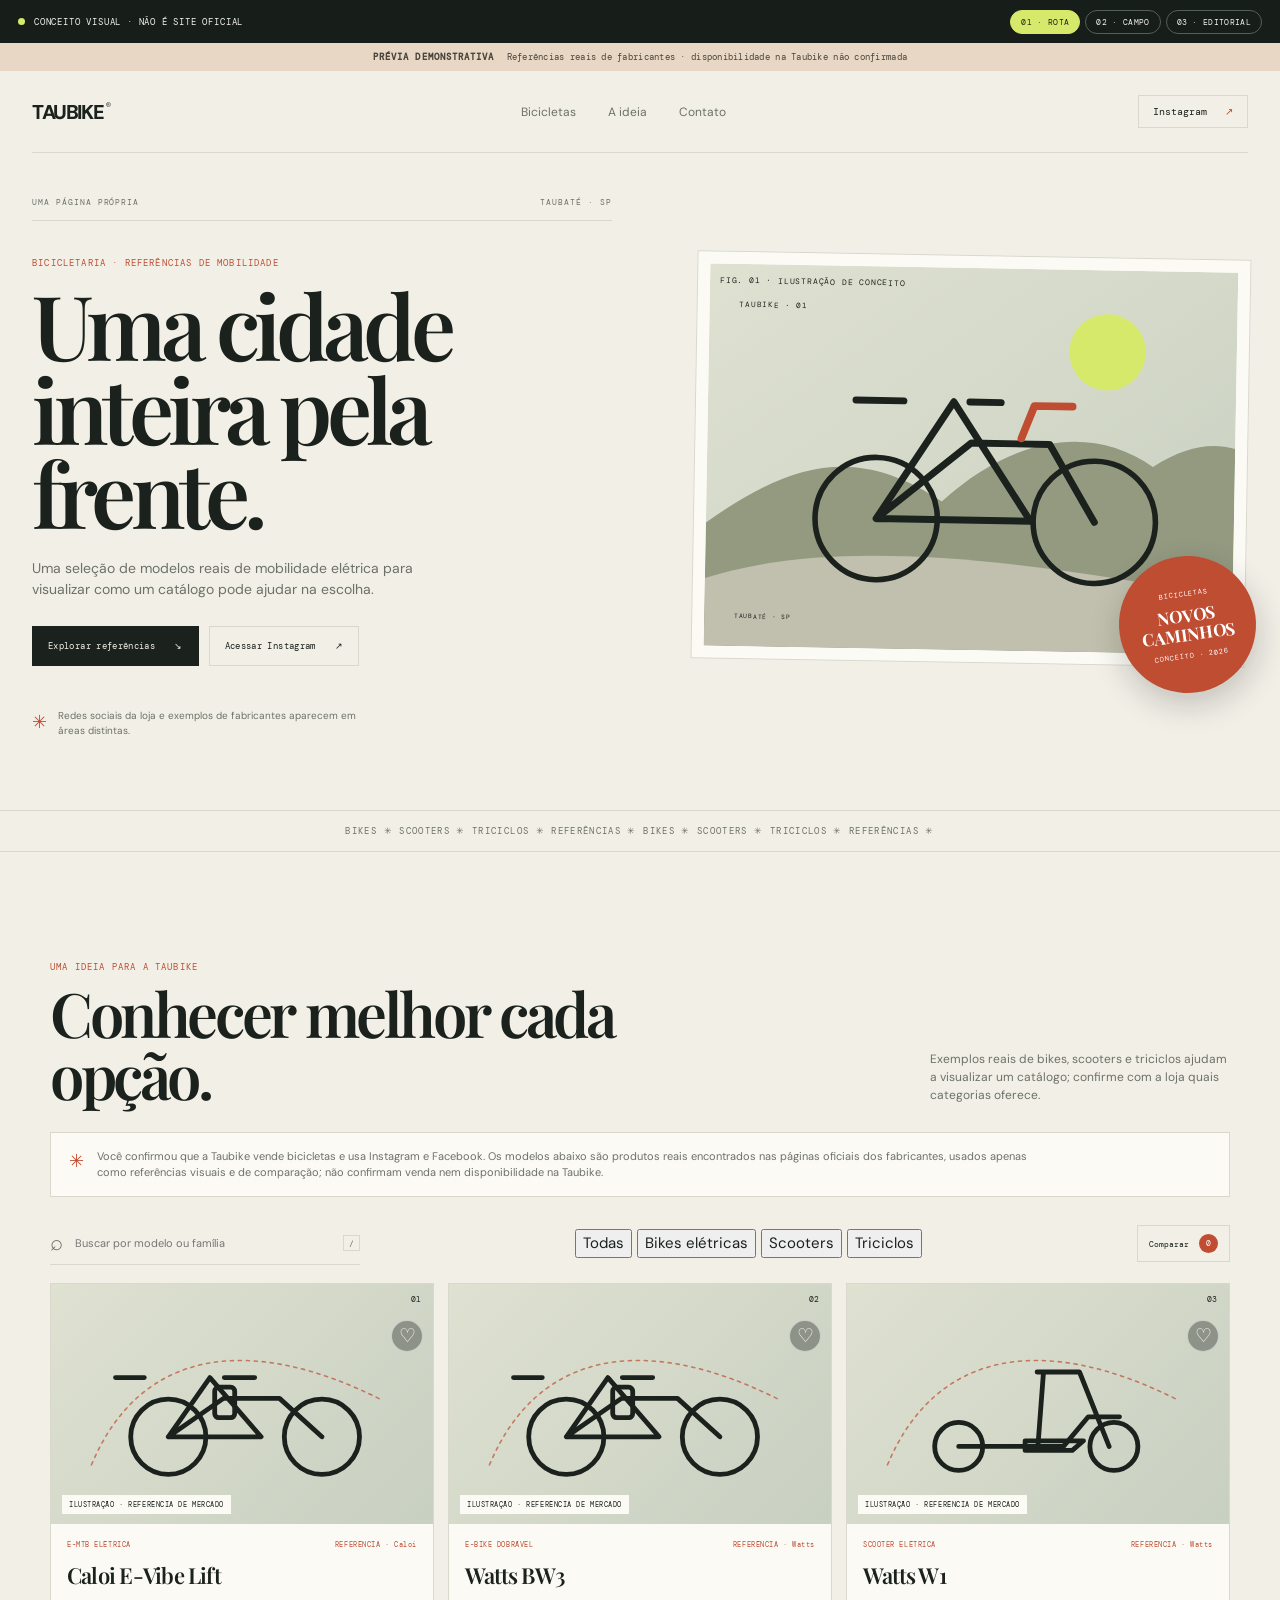
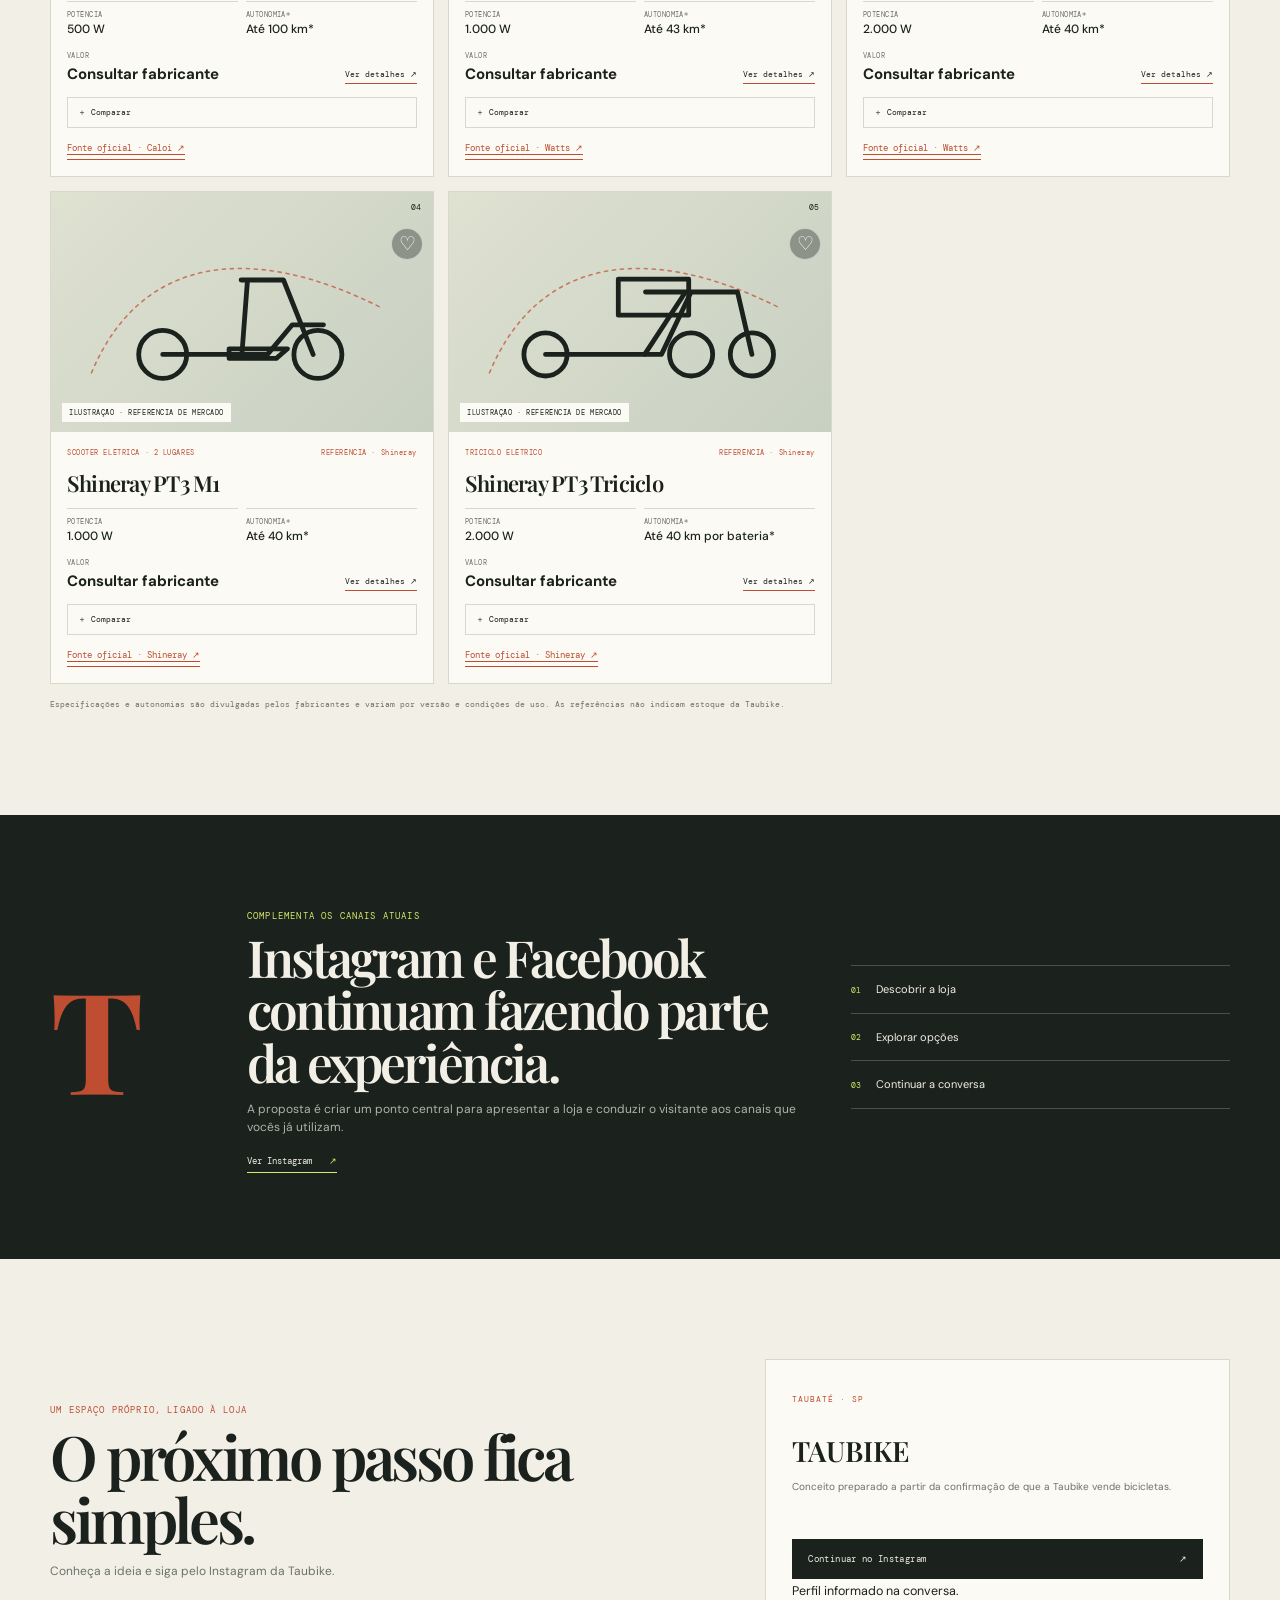
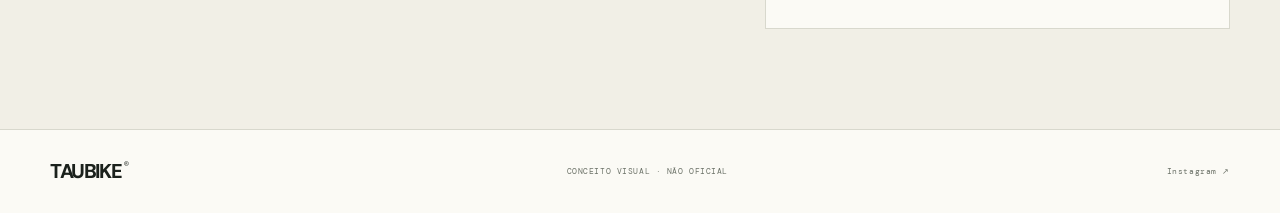
<file: index.html>
<!doctype html>
<html lang="pt-BR">
<head>
  <meta charset="utf-8"><meta name="robots" content="noindex,nofollow"><meta name="viewport" content="width=device-width, initial-scale=1">
  <meta name="theme-color" content="#e9e6db">
  <meta name="description" content="Conceito demonstrativo para uma presença digital própria da Taubike. Produtos e serviços a confirmar com a loja.">
  <title>Taubike — conceito digital</title>
  <link rel="stylesheet" href="site.css?v=market-20261027">
</head>
<body data-lead="taubike">
  <div id="app"></div>
  <script src="app.js?v=market-20261027" defer></script>
</body>
</html>
</file>
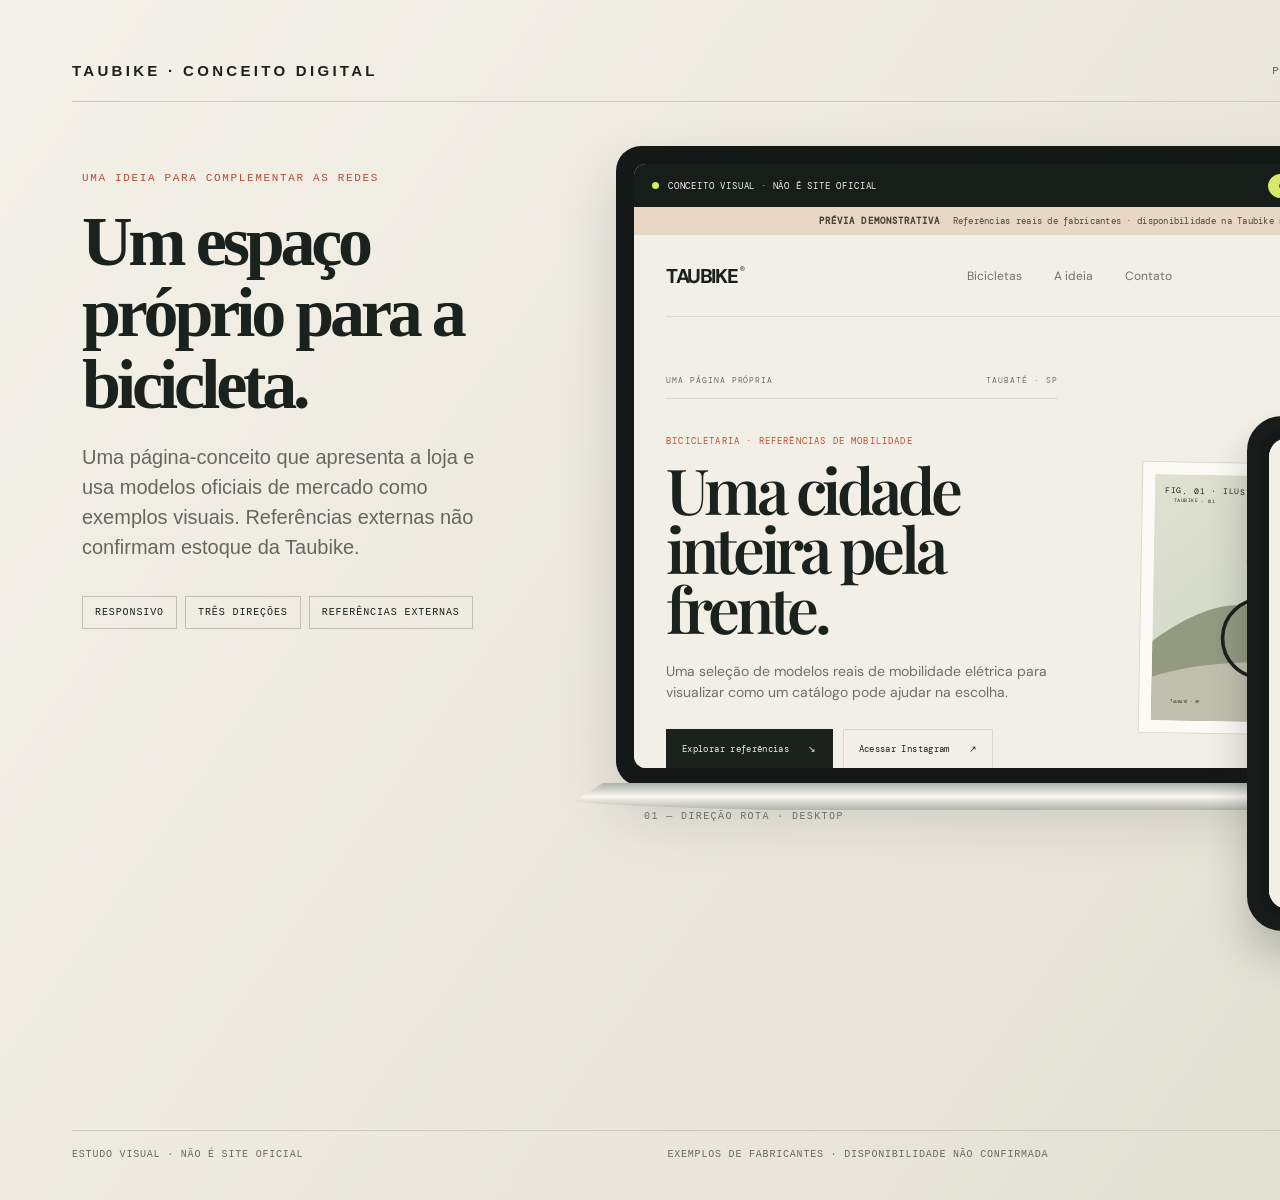
<file: arte/apresentacao.html>
<!doctype html><html lang="pt-BR"><head><meta charset="utf-8"><meta name="viewport" content="width=device-width,initial-scale=1"><title>Taubike — apresentação do conceito</title><style>*{box-sizing:border-box}body{margin:0;background:#e8e4d9;color:#1b211c;font-family:Arial,sans-serif}.board{width:1600px;height:1200px;padding:62px 72px;background:linear-gradient(125deg,#f4f1e8 0%,#e8e4d9 70%,#d8ddcd 100%);position:relative;overflow:hidden}.head{display:flex;justify-content:space-between;align-items:center;border-bottom:1px solid #c9c9bd;padding-bottom:22px}.brand{font-size:15px;letter-spacing:.22em;font-weight:bold}.tag{font:11px monospace;letter-spacing:.15em;color:#586354}.main{display:grid;grid-template-columns:500px 1fr;gap:44px;margin-top:44px}.intro{padding:26px 10px}.eyebrow{font:11px monospace;letter-spacing:.15em;color:#b44d32}.intro h1{font:600 70px/1.02 Georgia,serif;letter-spacing:-.06em;margin:22px 0}.intro p{font-size:20px;line-height:1.5;color:#64685e;max-width:410px}.chips{display:flex;gap:8px;margin-top:34px}.chips span{border:1px solid #bfc0b3;padding:10px 12px;font:10px monospace;letter-spacing:.09em}.screen-area{position:relative;height:830px}.laptop{position:absolute;left:0;top:0;width:940px;height:640px;background:#141918;border-radius:25px;padding:18px;box-shadow:0 28px 60px #171d1928}.laptop iframe{width:100%;height:100%;border:0;background:#f1efe6;border-radius:12px}.base{position:absolute;top:637px;left:-55px;width:1050px;height:30px;background:linear-gradient(#adb2aa,#f8f6ef 45%,#a0a69e);clip-path:polygon(4% 0,96% 0,100% 90%,0 90%);border-radius:0 0 50% 50%}.phone{position:absolute;right:24px;top:270px;width:257px;height:515px;border:13px solid #171c1a;border-radius:35px;background:#141918;padding:9px;box-shadow:0 25px 40px #171d1938}.phone iframe{width:100%;height:100%;border:0;border-radius:19px;background:#f1efe6}.phone-label,.desktop-label{font:10px monospace;letter-spacing:.14em;color:#687064}.desktop-label{position:absolute;top:665px;left:28px}.phone-label{position:absolute;right:28px;top:803px}.foot{position:absolute;left:72px;right:72px;bottom:40px;border-top:1px solid #c9c9bd;padding-top:18px;display:flex;justify-content:space-between;font:10px monospace;letter-spacing:.08em;color:#666b61}.mark{position:absolute;width:180px;height:180px;border:1px solid #b44d3240;border-radius:50%;right:-56px;top:170px;display:grid;place-items:center;color:#b44d32;font:12px monospace;transform:rotate(12deg)}</style></head><body><main class="board"><header class="head"><div class="brand">TAUBIKE · CONCEITO DIGITAL</div><div class="tag">PRESENÇA PRÓPRIA · TAUBATÉ / SP</div></header><div class="main"><section class="intro"><div class="eyebrow">UMA IDEIA PARA COMPLEMENTAR AS REDES</div><h1>Um espaço próprio para a bicicleta.</h1><p>Uma página-conceito que apresenta a loja e usa modelos oficiais de mercado como exemplos visuais. Referências externas não confirmam estoque da Taubike.</p><div class="chips"><span>RESPONSIVO</span><span>TRÊS DIREÇÕES</span><span>REFERÊNCIAS EXTERNAS</span></div><div class="mark">VISUAL<br>DEMONSTRATIVO</div></section><section class="screen-area"><div class="laptop"><iframe src="../index.html?theme=0&v=market-20261027#modelos" title="Prévia desktop do conceito Taubike"></iframe></div><div class="base"></div><div class="desktop-label">01 — DIREÇÃO ROTA · DESKTOP</div><div class="phone"><iframe src="../index.html?theme=2&v=market-20261027#modelos" title="Prévia mobile do conceito Taubike"></iframe></div><div class="phone-label">02 — EDITORIAL · MOBILE</div></section></div><footer class="foot"><span>ESTUDO VISUAL · NÃO É SITE OFICIAL</span><span>EXEMPLOS DE FABRICANTES · DISPONIBILIDADE NÃO CONFIRMADA</span><span>SERVAGENCY · 2026</span></footer></main></body></html>
</file>
<file: site.css>
@import url('https://fonts.googleapis.com/css2?family=DM+Mono:wght@400;500&family=DM+Sans:wght@400;500;600;700&family=Manrope:wght@400;500;600;700;800&family=Playfair+Display:wght@500;600;700&display=swap');
:root{--ink:#1b211c;--muted:#6c7268;--paper:#f1efe6;--surface:#fbfaf5;--line:#d8d8cd;--accent:#bf4d32;--lime:#d6e96b;--scene-a:#dfe1d1;--scene-b:#c8d0c1;--hill:#939a80;--ground:#c1c0ae;--serif:'Playfair Display',Georgia,serif;--sans:'DM Sans',Arial,sans-serif;--mono:'DM Mono',monospace}*{box-sizing:border-box}html{scroll-behavior:smooth}body{margin:0;background:var(--paper);color:var(--ink);font:15px/1.5 var(--sans)}body[data-theme="1"]{--ink:#edf0e8;--muted:#abb4a9;--paper:#161b19;--surface:#202725;--line:#3c4540;--accent:#d6e96b;--scene-a:#414a40;--scene-b:#202723;--hill:#5d6b5b;--ground:#303a34;--serif:'Manrope',Arial,sans-serif}body[data-theme="2"]{--ink:#24251f;--muted:#73756d;--paper:#f8f6ef;--surface:#fffefa;--line:#deddd3;--accent:#b45239;--scene-a:#eee0cc;--scene-b:#d1d9cc;--hill:#a0a38e;--ground:#d8d4c7;--serif:Georgia,serif}a{color:inherit;text-decoration:none}button,input{font:inherit}button{color:inherit}.concept-bar{min-height:43px;background:#171d19;color:#f4f3ed;padding:7px max(18px,calc((100% - 1280px)/2));display:flex;justify-content:space-between;align-items:center;gap:14px;font:9px var(--mono);letter-spacing:.09em}.concept-bar>span{display:flex;align-items:center;gap:9px}.concept-bar i{display:inline-block;width:7px;height:7px;border-radius:50%;background:var(--lime)}.directions{display:flex;gap:5px}.directions button{border:1px solid #536057;border-radius:99px;background:transparent;color:#f4f3ed;padding:6px 10px;font:8px var(--mono);letter-spacing:.04em;cursor:pointer}.directions button[aria-pressed="true"]{background:var(--lime);border-color:var(--lime);color:#19201a}.concept-note{background:#e7d7c4;color:#49453c;display:flex;justify-content:center;gap:12px;padding:8px 12px;text-align:center;font:9px var(--mono);letter-spacing:.03em}.concept-note strong{letter-spacing:.12em}.site-header{width:min(1280px,calc(100% - 64px));height:82px;margin:auto;border-bottom:1px solid var(--line);display:flex;align-items:center;justify-content:space-between}.wordmark{font:800 20px var(--sans);letter-spacing:-.07em}.wordmark sup{font:8px var(--mono);vertical-align:top;margin-left:3px}.site-header nav{display:flex;gap:32px;color:var(--muted);font-size:12px}.site-header nav a:hover,.footer a:hover{color:var(--accent)}.social-link{border:1px solid var(--line);padding:9px 14px;font:10px var(--mono)}.social-link span{color:var(--accent);margin-left:12px}.menu-button{display:none;border:0;background:transparent;font-size:21px}.hero{width:min(1280px,calc(100% - 64px));min-height:610px;margin:auto;padding:44px 0 72px;display:grid;grid-template-columns:1fr 1fr;gap:56px;align-items:center}.hero-kicker{display:flex;justify-content:space-between;gap:15px;border-bottom:1px solid var(--line);padding-bottom:13px;color:var(--muted);font:8px var(--mono);letter-spacing:.12em}.eyebrow{font:9px var(--mono);letter-spacing:.13em;color:var(--accent)}.hero-copy>.eyebrow{margin:36px 0 13px}.hero h1{font:600 clamp(56px,7vw,94px)/.94 var(--serif);letter-spacing:-.065em;margin:0}.hero-intro{color:var(--muted);font-size:14px;max-width:420px;margin:23px 0 26px}.hero-actions{display:flex;flex-wrap:wrap;gap:10px}.button{display:inline-flex;align-items:center;justify-content:space-between;gap:19px;padding:13px 15px;font:9px var(--mono);letter-spacing:.04em}.button.dark{background:var(--ink);color:var(--paper);border:1px solid var(--ink)}.button.dark:hover{background:var(--accent);border-color:var(--accent);color:white}.button.outline{border:1px solid var(--line)}.button.outline:hover{border-color:var(--accent);color:var(--accent)}.hero-caption{max-width:350px;margin-top:42px;display:flex;align-items:center;gap:11px;color:var(--muted);font-size:10px}.hero-caption span:first-child{color:var(--accent);font-size:18px}.hero-scene{position:relative;padding:14px 0 30px 26px}.scene-frame{position:relative;background:var(--surface);padding:12px;border:1px solid var(--line);transform:rotate(1deg)}.scene-frame svg{display:block;width:100%;height:auto}.sun{fill:var(--lime)}.hills{fill:var(--hill)}.ground{fill:var(--ground)}.bike{fill:none;stroke:var(--ink);stroke-width:10;stroke-linecap:round;stroke-linejoin:round}.bike circle{fill:none;stroke:var(--ink);stroke-width:8}.bike-accent{stroke:var(--accent);stroke-width:11;stroke-linecap:round}.scene-label,.scene-sub{font:11px var(--mono);letter-spacing:1px;fill:var(--ink)}.scene-sub{font-size:9px}.scene-index{position:absolute;left:22px;top:23px;font:8px var(--mono);letter-spacing:.1em}.roundel{position:absolute;right:-8px;bottom:0;width:137px;height:137px;background:var(--accent);color:#fff;border-radius:50%;display:flex;flex-direction:column;align-items:center;justify-content:center;text-align:center;transform:rotate(-8deg);box-shadow:0 12px 32px #1113}.roundel small{font:7px var(--mono);letter-spacing:.14em}.roundel b{white-space:pre-line;font:700 17px/1.1 var(--serif);margin:8px}.ticker{white-space:nowrap;overflow:hidden;border-block:1px solid var(--line);padding:14px;text-align:center;color:var(--muted);font:9px var(--mono);letter-spacing:.15em}.models{width:min(1180px,calc(100% - 64px));margin:auto;padding:100px 0 105px}.section-top{display:flex;justify-content:space-between;gap:40px;align-items:end;margin-bottom:25px}.section-top h2,.story-copy h2,.contact h2{font:600 clamp(38px,4.8vw,62px)/1.02 var(--serif);letter-spacing:-.055em;margin:9px 0 0;max-width:680px}.section-top>p{max-width:300px;color:var(--muted);font-size:12px;margin:0 0 3px}.factual-note{display:flex;gap:13px;background:var(--surface);border:1px solid var(--line);padding:15px 18px;margin-bottom:25px}.factual-note>span{color:var(--accent);font-size:18px}.factual-note p{margin:0;color:var(--muted);font-size:11px;max-width:960px}.search{display:flex;align-items:center;gap:10px;width:min(350px,100%);border-bottom:1px solid var(--line);padding:8px 0;margin:0 0 18px;color:var(--muted)}.search>span{font:22px Georgia}.search input{background:transparent;color:var(--ink);border:0;outline:0;width:100%;font-size:11px}.search kbd{font:8px var(--mono);border:1px solid var(--line);padding:2px 5px}.product-grid{display:grid;grid-template-columns:repeat(3,1fr);gap:14px}.product-card{min-width:0;background:var(--surface);border:1px solid var(--line)}.product-card[hidden]{display:none}.product-art{height:230px;position:relative;display:grid;place-items:center;overflow:hidden;background:linear-gradient(135deg,var(--scene-a),var(--scene-b))}.product-art svg{width:92%;max-height:200px;fill:none;stroke:var(--ink);stroke-width:6;stroke-linecap:round;stroke-linejoin:round}.product-art .orbit{stroke:var(--accent);stroke-width:2;stroke-dasharray:4 6;opacity:.7}.product-art .frame{stroke-width:6}.product-art .detail{stroke:var(--accent);stroke-width:7}.art-2{background:linear-gradient(145deg,#e6d7c7,#c8d0c1)}.art-3{background:linear-gradient(135deg,#e9e2d4,#d9ccc0)}.art-label,.product-number{position:absolute;font:7px var(--mono);letter-spacing:.08em;color:var(--ink)}.art-label{left:12px;bottom:10px;background:var(--surface);padding:5px 7px}.product-number{right:11px;top:10px}.product-info{padding:17px}.product-meta{display:flex;justify-content:space-between;gap:8px;color:var(--accent);font:7px var(--mono);letter-spacing:.09em}.product-info h3{font:600 22px/1.12 var(--serif);letter-spacing:-.035em;margin:17px 0 8px}.product-info p{font-size:10px;color:var(--muted);min-height:45px}.product-info>a,.story-copy>a{display:inline-flex;gap:17px;border-bottom:1px solid var(--accent);padding:5px 0;font:9px var(--mono)}.product-info>a span,.story-copy>a span{color:var(--accent)}.fine-print{margin:14px 0 0;color:var(--muted);font:8px/1.5 var(--mono)}.story{background:var(--ink);color:var(--paper);padding:86px 0}.story-inner{width:min(1180px,calc(100% - 64px));margin:auto;display:grid;grid-template-columns:.34fr 1.2fr .8fr;gap:36px;align-items:center}.story-mark{font:700 clamp(78px,11vw,150px)/1 var(--serif);letter-spacing:-.12em;color:var(--accent)}.story-copy .eyebrow{color:var(--lime)}.story-copy h2{font-size:clamp(34px,4vw,52px)}.story-copy>p:not(.eyebrow){color:#afb4aa;font-size:12px;max-width:550px}.story-copy>a{border-color:var(--lime)}.story-copy>a span{color:var(--lime)}.steps{border-top:1px solid #4a514c}.steps>div{padding:15px 0;border-bottom:1px solid #4a514c;display:flex;gap:15px;align-items:center;font-size:11px}.steps b{font:8px var(--mono);color:var(--lime)}.contact{width:min(1180px,calc(100% - 64px));margin:auto;padding:100px 0;display:grid;grid-template-columns:1fr .72fr;gap:70px;align-items:center}.contact h2{max-width:580px}.contact>div:first-child>p:last-child{font-size:12px;color:var(--muted)}.contact-card{background:var(--surface);border:1px solid var(--line);padding:26px}.contact-card>span{font:8px var(--mono);letter-spacing:.12em;color:var(--accent)}.contact-card h3{font:600 28px var(--serif);margin:24px 0 5px}.contact-card>p{min-height:40px;color:var(--muted);font-size:10px}.contact-card .button{width:100%;margin-top:10px}.footer{min-height:84px;background:var(--surface);border-top:1px solid var(--line);padding:15px max(32px,calc((100% - 1180px)/2));display:flex;justify-content:space-between;align-items:center;gap:12px}.footer>span,.footer>a:last-child{font:8px var(--mono);letter-spacing:.07em;color:var(--muted)}
body[data-theme="1"] .hero{grid-template-columns:.92fr 1.08fr}body[data-theme="1"] .scene-frame{transform:none;border:0;padding:0}body[data-theme="1"] .roundel{border-radius:2px;transform:none;right:10px;bottom:-17px}body[data-theme="1"] .product-card{overflow:hidden;border-radius:3px}body[data-theme="1"] .story{background:#252d28}body[data-theme="2"] .hero{grid-template-columns:1.12fr .88fr}body[data-theme="2"] .scene-frame{transform:rotate(-1deg)}body[data-theme="2"] .roundel{background:var(--lime);color:#283021;transform:none}body[data-theme="2"] .story{background:#e4e0d4;color:#23251f}body[data-theme="2"] .steps,body[data-theme="2"] .steps>div{border-color:var(--line)}body[data-theme="2"] .story-copy>p:not(.eyebrow){color:var(--muted)}body[data-theme="2"] .story-copy>a{color:var(--ink)}body[data-theme="2"] .story-copy>a span{color:var(--accent)}body[data-theme="2"] .steps b{color:var(--accent)}
@media(max-width:900px){.site-header,.hero{width:calc(100% - 42px)}.hero{grid-template-columns:1fr;gap:18px;padding-block:40px 55px}.hero-copy{max-width:700px}.hero-scene{width:92%;max-width:660px;margin-left:auto;padding-left:10px}.story-inner{grid-template-columns:.25fr 1fr;gap:20px}.steps{grid-column:2}.contact{gap:36px}.section-top h2{max-width:520px}}
@media(max-width:600px){.concept-bar{padding:9px 12px;align-items:flex-start;flex-direction:column;gap:8px;font-size:8px}.directions{display:grid;grid-template-columns:repeat(3,1fr);width:100%}.directions button{font-size:7px;padding:7px 3px}.concept-note{font-size:8px;line-height:1.4;align-items:flex-start}.concept-note strong{white-space:nowrap}.site-header,.hero{width:calc(100% - 32px)}.site-header{height:66px}.site-header nav{display:none;position:absolute;z-index:5;top:145px;left:16px;right:16px;background:var(--surface);padding:17px;border:1px solid var(--line);flex-direction:column;gap:15px}.site-header nav.open{display:flex}.social-link{margin-left:auto;margin-right:12px;padding:8px 9px;font-size:8px}.menu-button{display:block}.hero{padding-block:31px 42px;gap:8px}.hero-kicker{font-size:7px}.hero-copy>.eyebrow{margin-top:27px;font-size:8px}.hero h1{font-size:clamp(47px,14vw,72px)}.hero-intro{font-size:12px;max-width:330px}.button{padding:11px;font-size:8px;gap:10px}.hero-caption{font-size:9px;margin-top:23px}.hero-scene{width:100%;padding:13px 5px 31px 0}.roundel{width:106px;height:106px}.roundel b{font-size:13px}.scene-index{font-size:6px}.models{width:calc(100% - 32px);padding:68px 0 74px}.section-top{display:block}.section-top h2,.story-copy h2,.contact h2{font-size:clamp(34px,10vw,48px)}.section-top>p{margin-top:13px}.factual-note{padding:12px;gap:8px}.factual-note p{font-size:9px}.product-grid{grid-template-columns:1fr;gap:12px}.product-art{height:210px}.product-info p{min-height:0}.story{padding:65px 0}.story-inner{width:calc(100% - 32px);grid-template-columns:1fr;gap:13px}.story-mark{font-size:78px}.steps{grid-column:auto;margin-top:12px}.contact{width:calc(100% - 32px);padding:68px 0;grid-template-columns:1fr;gap:23px}.contact-card{padding:20px}.footer{min-height:0;flex-wrap:wrap;padding:18px 16px}.footer>span{width:100%;order:3;font-size:7px}}
@media(prefers-reduced-motion:reduce){*,*::before,*::after{scroll-behavior:auto!important;animation-duration:.01ms!important;animation-iteration-count:1!important;transition-duration:.01ms!important}}
.catalog-tools{display:flex;align-items:center;justify-content:space-between;gap:16px;margin:15px 0 18px}.catalog-tools .search{margin:0;flex:1;max-width:310px}.filters{display:flex;gap:5px;flex-wrap:wrap}.compare-open{border:1px solid var(--line);background:transparent;padding:8px 11px;font:8px var(--mono);cursor:pointer}.compare-open span{display:inline-grid;place-items:center;background:var(--accent);color:#fff;width:19px;height:19px;border-radius:50%;margin-left:5px}.product-visual{height:240px;position:relative;display:grid;place-items:center;overflow:hidden;background:linear-gradient(135deg,var(--scene-a),var(--scene-b))}.product-visual>img{width:100%;height:100%;object-fit:cover;transition:transform .5s}.product-card:hover .product-visual>img{transform:scale(1.035)}.product-visual>svg{width:90%;max-height:200px;fill:none;stroke:var(--ink);stroke-width:6;stroke-linecap:round;stroke-linejoin:round}.product-visual .orbit{stroke:var(--accent);stroke-width:2;stroke-dasharray:4 6;opacity:.7}.product-visual .frame{stroke-width:6}.product-visual .detail{stroke:var(--accent);stroke-width:7}.product-number{position:absolute;right:11px;top:10px;font:8px var(--mono);color:#fff;text-shadow:0 1px 6px #000}.product-visual:not(.has-image) .product-number{color:var(--ink);text-shadow:none}.art-label{position:absolute;left:11px;bottom:10px;background:var(--surface);color:var(--ink);padding:5px 7px;font:7px var(--mono);letter-spacing:.08em}.favorite{position:absolute;right:10px;top:36px;width:32px;height:32px;border:1px solid #ffffff88;border-radius:50%;background:#171d195c;color:#fff;font-size:19px;line-height:1;cursor:pointer}.favorite[aria-pressed="true"]{background:#bf4d32;border-color:#bf4d32}.product-meta{display:flex;justify-content:space-between;gap:8px;color:var(--accent);font:7px var(--mono);letter-spacing:.08em}.product-info{padding:16px}.product-info h3{font:600 22px/1.12 var(--serif);letter-spacing:-.035em;margin:14px 0 13px}.quick-specs{display:grid;grid-template-columns:1fr 1fr;gap:8px;margin-bottom:14px}.quick-specs span{display:flex;flex-direction:column;gap:2px;border-top:1px solid var(--line);padding-top:8px}.quick-specs small,.product-bottom small{font:7px var(--mono);letter-spacing:.06em;color:var(--muted)}.quick-specs b{font:500 12px var(--sans)}.product-bottom{display:flex;justify-content:space-between;align-items:end;gap:8px}.product-bottom>div{display:flex;flex-direction:column;gap:4px}.product-bottom strong{font:700 15px var(--sans)}.detail-button{border:0;border-bottom:1px solid var(--accent);background:transparent;padding:4px 0;font:8px var(--mono);cursor:pointer}.compare-check{width:100%;border:1px solid var(--line);background:transparent;padding:9px 10px;margin-top:13px;text-align:left;font:8px var(--mono);cursor:pointer}.compare-check.selected{background:var(--ink);border-color:var(--ink);color:var(--paper)}.compare-dock{position:fixed;z-index:10;bottom:15px;left:50%;transform:translateX(-50%);display:flex;align-items:center;gap:12px;background:var(--ink);color:var(--paper);padding:9px 12px 9px 17px;box-shadow:0 12px 35px #1015103d;font:9px var(--mono);white-space:nowrap}.compare-dock[hidden],.compare-shade[hidden]{display:none}.compare-dock button{border:1px solid #788074;background:transparent;color:inherit;padding:7px 10px;font:8px var(--mono);cursor:pointer}.compare-dock button:last-child{border:0;font-size:17px;padding:2px 6px}.compare-shade{position:fixed;z-index:11;inset:0;background:#0b100dc2}.compare-panel{position:fixed;z-index:12;top:0;right:0;bottom:0;width:min(630px,100%);background:var(--surface);border-left:1px solid var(--line);padding:25px;transform:translateX(102%);transition:transform .25s ease;display:flex;flex-direction:column;overflow:auto}.compare-panel.open{transform:translateX(0)}.panel-head{display:flex;justify-content:space-between;align-items:start;border-bottom:1px solid var(--line);padding-bottom:17px}.panel-head small{font:8px var(--mono);color:var(--accent);letter-spacing:.12em}.panel-head h2{font:600 34px var(--serif);margin:8px 0 0}.panel-head button{border:1px solid var(--line);background:transparent;width:34px;height:34px;font-size:19px;cursor:pointer}.compare-content{overflow:auto;flex:1}.compare-table{margin-top:16px;min-width:450px}.compare-row{display:grid;grid-template-columns:120px repeat(3,minmax(90px,1fr));border-bottom:1px solid var(--line)}.compare-row>*{padding:12px 8px;font-size:10px}.compare-row>span:first-child{font:7px var(--mono);color:var(--muted);letter-spacing:.05em}.compare-head-row{color:var(--accent);font:8px var(--mono)}.empty-compare{padding:20px 0;color:var(--muted);font-size:12px}.panel-bottom{border-top:1px solid var(--line);padding-top:14px}.panel-bottom p{font-size:10px;color:var(--muted)}.panel-bottom .button{width:100%}.detail-dialog{width:min(850px,calc(100% - 30px));max-height:calc(100% - 30px);padding:30px;background:var(--surface);color:var(--ink);border:1px solid var(--line)}.detail-dialog::backdrop{background:#0b100dc4}.dialog-close{float:right;width:34px;height:34px;border:1px solid var(--line);background:transparent;font-size:20px;cursor:pointer}.dialog-layout{display:grid;grid-template-columns:.88fr 1fr;gap:28px;align-items:center}.dialog-product-image{width:100%;aspect-ratio:1/1;object-fit:cover}.dialog-illustration{aspect-ratio:1/1;display:grid;place-items:center;background:var(--scene-a);color:var(--muted);font:10px var(--mono)}.dialog-layout h2{font:600 42px var(--serif);margin:8px 0}.dialog-price{font:700 20px var(--sans);margin:0}.dialog-price small{display:block;font:8px var(--mono);color:var(--muted);margin-top:3px}.dialog-specs{display:grid;grid-template-columns:1fr 1fr;gap:9px 15px;margin:20px 0}.dialog-specs div{border-top:1px solid var(--line);padding-top:7px;display:flex;flex-direction:column;gap:3px}.dialog-specs span,.dialog-source{font:8px var(--mono);color:var(--muted)}.dialog-specs b{font-size:11px}.dialog-description{font-size:10px;color:var(--muted)}.dialog-source{line-height:1.6}.dialog-layout .button{margin-top:8px}.product-card[hidden]{display:none}
@media(max-width:900px){.catalog-tools{flex-wrap:wrap}.catalog-tools .search{max-width:none;flex-basis:100%}.filters{flex:1}.product-visual{height:215px}}
@media(max-width:600px){.catalog-tools{gap:10px}.filters{width:100%;order:2}.compare-open{order:3}.product-visual{height:225px}.product-info h3{font-size:21px}.compare-dock{bottom:8px;width:calc(100% - 16px);justify-content:space-between;gap:5px;padding:8px 10px;font-size:8px}.compare-dock button{font-size:7px}.compare-panel{padding:18px}.panel-head h2{font-size:29px}.compare-table{min-width:430px}.detail-dialog{padding:15px}.dialog-layout{grid-template-columns:1fr;gap:16px}.dialog-product-image,.dialog-illustration{max-height:265px;aspect-ratio:1.35/1;object-fit:cover}.dialog-layout h2{font-size:34px}.dialog-specs{margin:13px 0}}

/* Market references: visually distinct from the store-confirmed catalog. */
.market-references{margin-top:82px;padding-top:38px;border-top:1px solid var(--line)}
.reference-grid{display:grid;grid-template-columns:repeat(3,minmax(0,1fr));gap:14px}
.reference-card{background:var(--surface);border:1px solid var(--line);min-width:0}
.reference-visual{height:190px;position:relative;display:grid;place-items:center;overflow:hidden;background:linear-gradient(135deg,var(--scene-a),var(--scene-b))}
.reference-visual svg{width:88%;max-height:160px;fill:none;stroke:var(--ink);stroke-width:6;stroke-linecap:round;stroke-linejoin:round}
.reference-visual .orbit{stroke:var(--accent);stroke-width:2;stroke-dasharray:4 6;opacity:.7}
.reference-visual .battery{fill:var(--accent);stroke:none;opacity:.82}
.reference-visual span{position:absolute;left:10px;right:10px;bottom:10px;padding:6px;background:var(--surface);font:7px var(--mono);letter-spacing:.05em;text-align:center}
.reference-copy{padding:17px}
.reference-copy .eyebrow{margin:0 0 9px}
.reference-copy h3{font:600 22px/1.12 var(--serif);margin:0 0 9px}
.reference-copy strong{font-size:11px}
.reference-copy>p:not(.eyebrow){font-size:10px;color:var(--muted);line-height:1.55}
.reference-copy>a,.source-link,.dialog-source a{display:inline-block;margin-top:6px;color:var(--accent);font:8px var(--mono);text-decoration:underline;text-underline-offset:3px}
.source-link{margin:9px 0 0}
.reference-card .reference-copy p{min-height:0}
@media(max-width:900px){.reference-grid{grid-template-columns:repeat(2,minmax(0,1fr))}}
@media(max-width:600px){.reference-grid{grid-template-columns:1fr}.reference-visual{height:215px}.market-references{margin-top:55px}}
</file>
